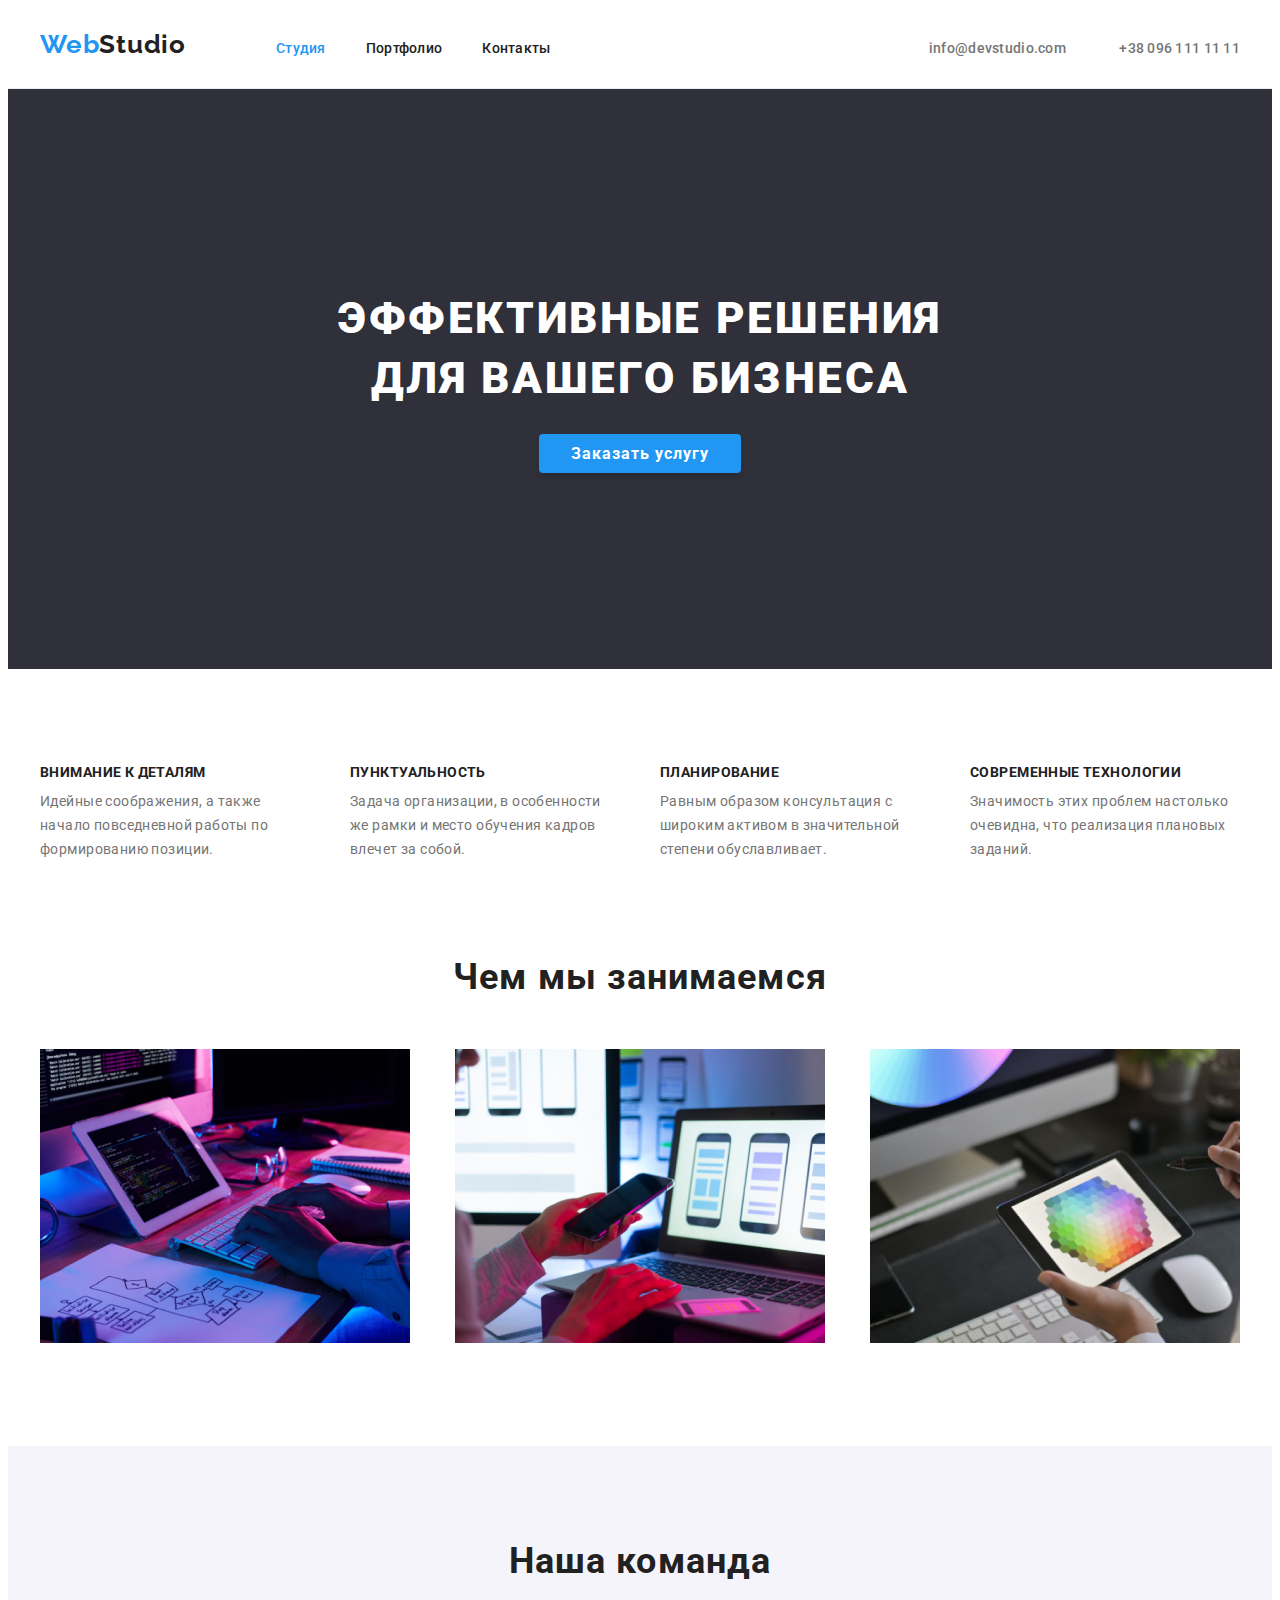
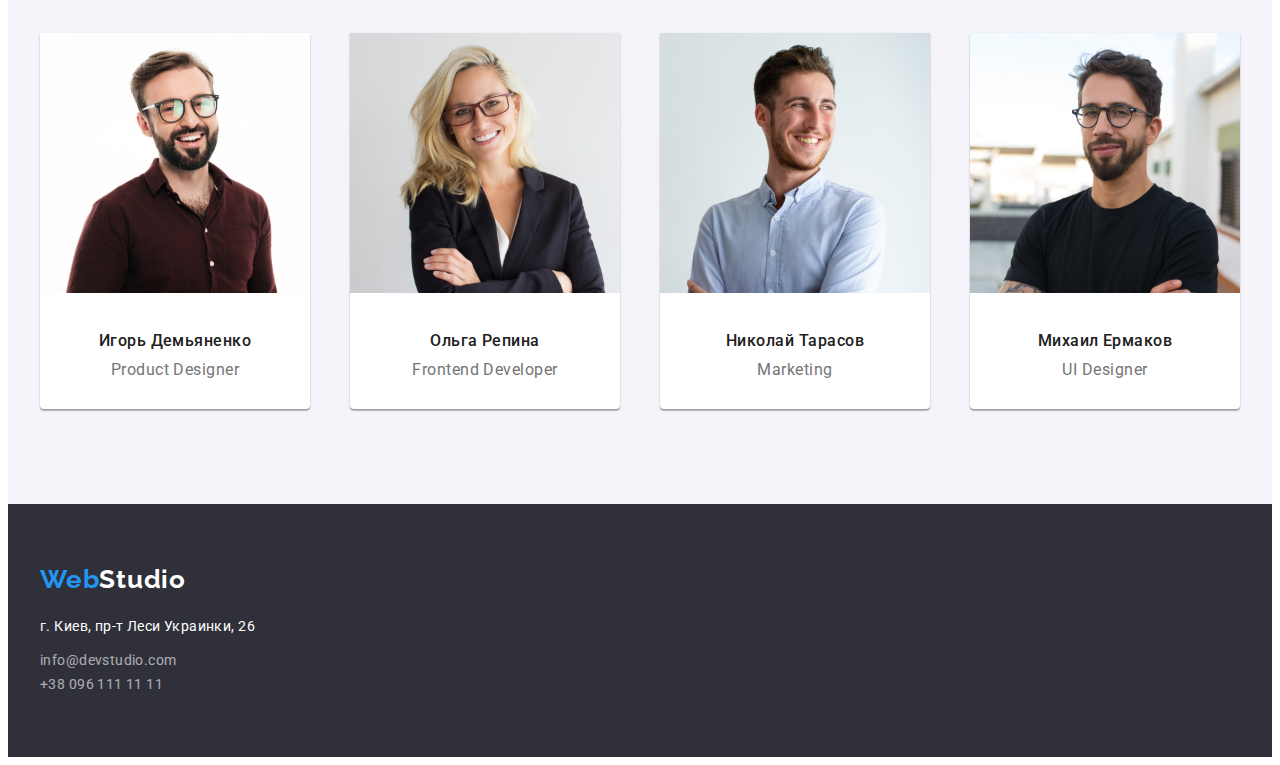
<file: index.html>
<!DOCTYPE html>
<html lang="ru">

<head>
    <meta charset="UTF-8">
    <meta name="viewport" content="width=device-width, initial-scale=1.0">
    <title>Студия</title>
    <link
        href="https://fonts.googleapis.com/css2?family=Raleway:wght@700&family=Roboto:wght@400;500;700;900&display=swap"
        rel="stylesheet">
    <link rel="stylesheet" href="https://cdnjs.cloudflare.com/ajax/libs/modern-normalize/1.0.0/modern-normalize.min.css"
        integrity="sha512-ISS7cAi1PEhQ8jnbJpJZMd29NlhNj4AWYyLOSp2CE/CsHxTCu+r+t0D2yoJudVrd0/8fTVPUVDzY5Tvli75u/g=="
        crossorigin="anonymous" />
    <link rel="stylesheet" href="./css/styles.css">
</head>

<body>
    <!-- навигация+лого -->
    <header class="header">
        <div class="container">
            <nav class="main-nav">
                <a href="./index.html" class="logo"><span>Web</span>Studio</a>
                <ul class="site-nav list">
                    <li class="item"><a href="" class="site-nav current">Студия</a></li>
                    <li class="item"><a href="./portfolio.html" class="site-nav">Портфолио</a></li>
                    <li class="item"><a href="" class="site-nav">Контакты</a></li>
                </ul>
                <div class="header-mail-tel">
                    <a href="mailto:" class="item">info@devstudio.com</a>
                    <a href="tel:" class="item">+38 096 111 11 11</a>
                </div>
            </nav>
        </div>
    </header>
    <main>
        <!-- Герой -->
        <section class="hero">
            <div class="container">
                <h1 class="hero-title">Эффективные решения<br>для вашего бизнеса</h1>
                <a href="" class="button">Заказать услугу</a>
            </div>
        </section>
        <!-- Особенности -->
        <section class="section no-padding-bottom">
            <div class="container">
                <!-- <h2>Особенности</h2> -->
                <ul class="section-features list">
                    <li>
                        <h3 class="section-title-features">Внимание к деталям</h3>
                        <p class="selection-text">Идейные соображения, а также начало повседневной работы по
                            формированию
                            позиции.</p>
                    </li>
                    <li>
                        <h3 class="section-title-features">Пунктуальность</h3>
                        <p class="selection-text">Задача организации, в особенности же рамки и место обучения кадров
                            влечет
                            за собой.
                        </p>
                    </li>
                    <li>
                        <h3 class="section-title-features">Планирование</h3>
                        <p class="selection-text">Равным образом консультация с широким активом в значительной
                            степени
                            обуславливает.
                        </p>
                    </li>
                    <li>
                        <h3 class="section-title-features">Современные технологии</h3>
                        <p class="selection-text">Значимость этих проблем настолько очевидна, что реализация
                            плановых
                            заданий.</p>
                    </li>
                </ul>
            </div>
        </section>
        <!-- Чем мы занимаемся -->
        <section class="section center">
            <div class="container">
                <h2 class="section-title">Чем мы занимаемся</h2>
                <ul class="img-works list">
                    <li><img src="./img/img.png" alt="компьютер" width="370"></li>
                    <li><img src="./img/img1.png" alt="телефон" width="370"></li>
                    <li><img src="./img/img2.png" alt="планшет" width="370"></li>
                </ul>
            </div>
        </section>
        <!-- Наша команда -->
        <section class="section center team no-padding-bottom">
            <div class="container">
                <h2 class="section-title">Наша команда</h2>
                <ul class="section-names list">
                    <li class="sectin-names-shadow">
                        <img src="./img/1.jpg" alt="Игорь" width="270">
                        <div class="section-title-name-position">
                            <h3 class="section-title-names">Игорь Демьяненко</h3>
                            <p class="section-title-position">Product Designer</p>
                        </div>
                    </li>
                    <li class="sectin-names-shadow">
                        <img src="./img/2.jpg" alt="Ольга" width="270">
                        <div class="section-title-name-position">
                            <h3 class="section-title-names">Ольга Репина</h3>
                            <p class="section-title-position">Frontend Developer</p>
                        </div>
                    </li>
                    <li class="sectin-names-shadow">
                        <img src="./img/3.jpg" alt="Николай" width="270">
                        <div class="section-title-name-position">
                            <h3 class="section-title-names">Николай Тарасов</h3>
                            <p class="section-title-position">Marketing</p>
                        </div>
                    </li>
                    <li class="sectin-names-shadow">
                        <img src="./img/4.jpg" alt="Михаил" width="270">
                        <div class="section-title-name-position">
                            <h3 class="section-title-names">Михаил Ермаков</h3>
                            <p class="section-title-position">UI Designer</p>
                        </div>
                    </li>
                </ul>
            </div>
        </section>
    </main>
    <!-- Подвал -->
    <footer class="footer">
        <div class="container">
            <a href="./index.html" class="logo-footer"><span>Web</span>Studio</a>
            <ul class="footer-contacts list">
                <li class="footer-address">г. Киев, пр-т Леси Украинки, 26</li>
                <li class="footer-address-mail-tel"><a href="mailto:">info@devstudio.com</a></li>
                <li class="footer-address-mail-tel"><a href="tel:">+38 096 111 11 11</a></li>
            </ul>
        </div>
    </footer>
</body>

</html>
</file>
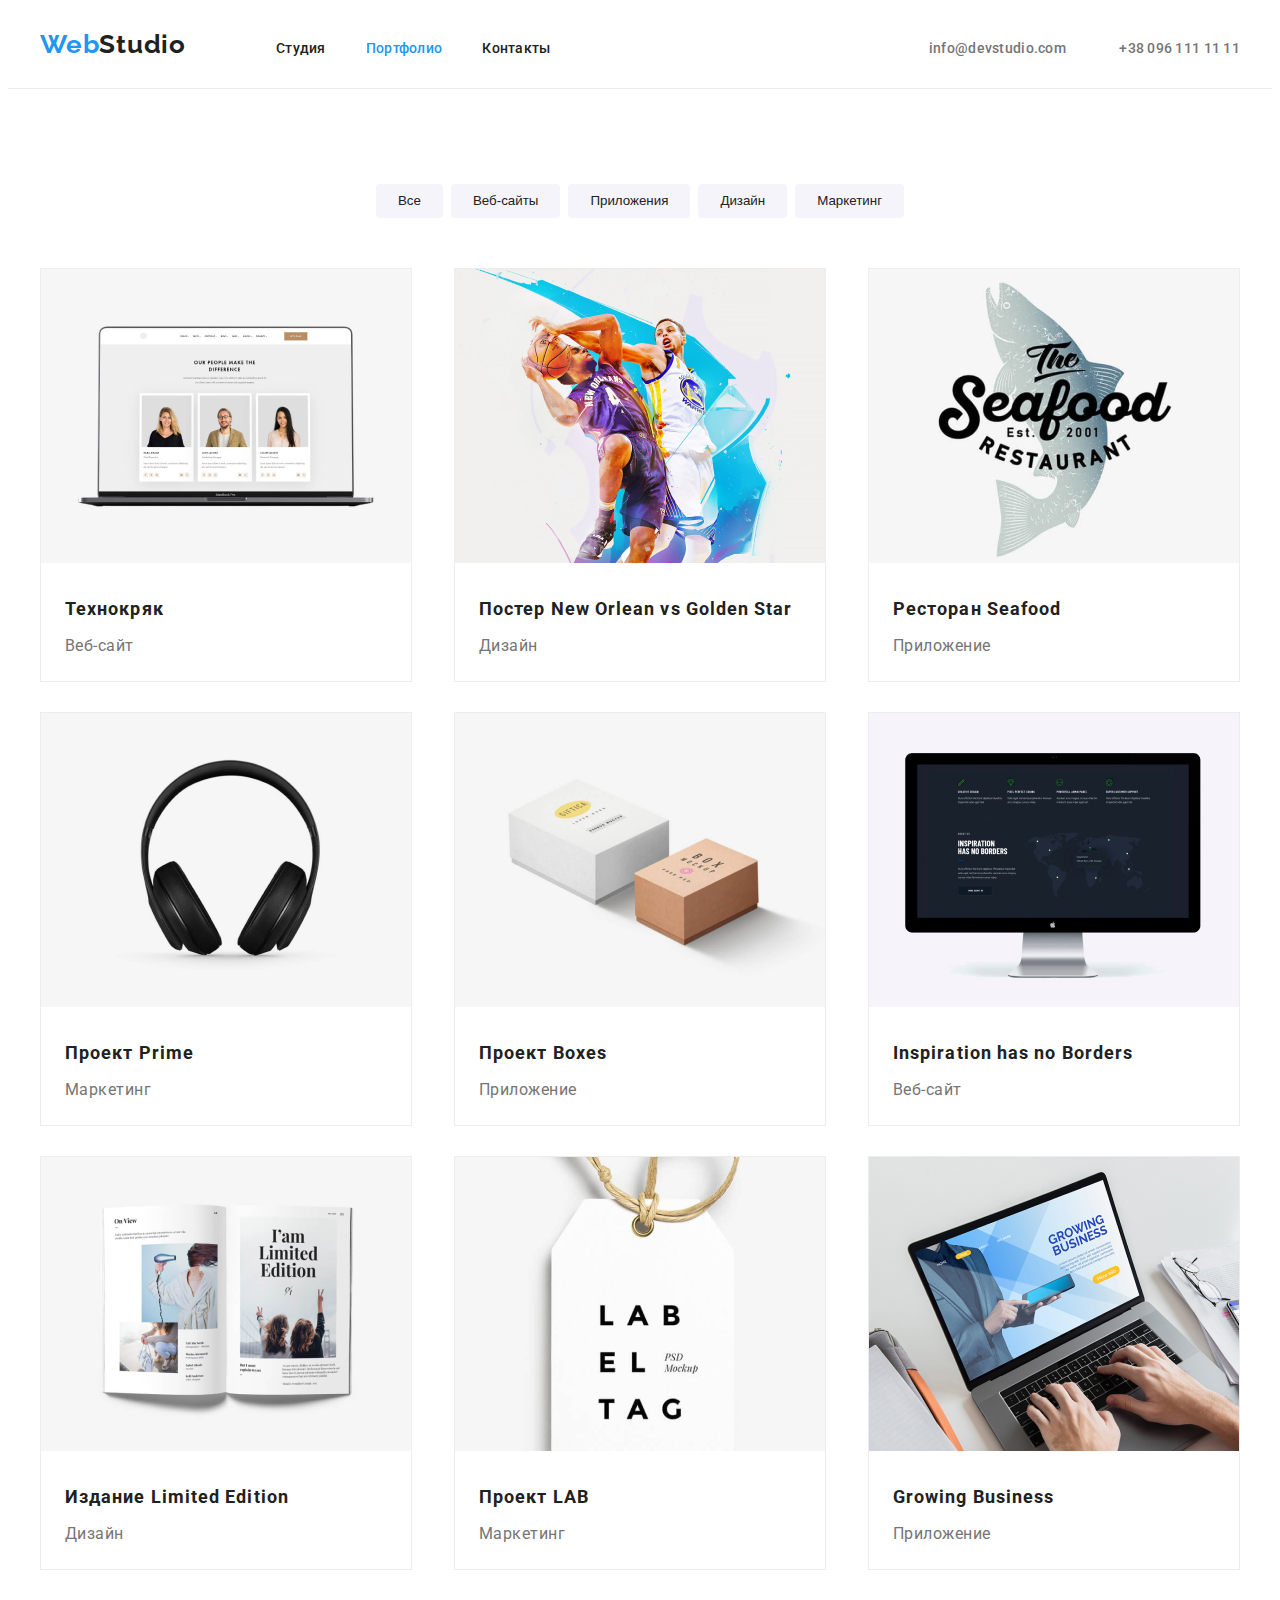
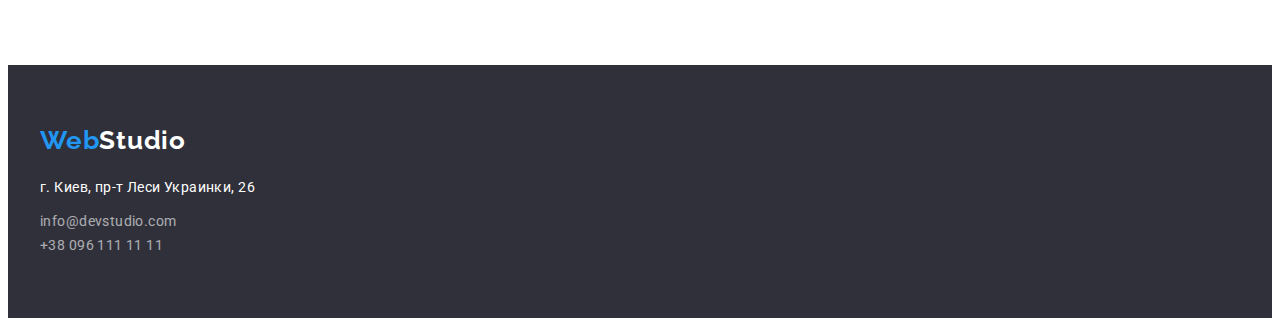
<file: portfolio.html>
<!DOCTYPE html>
<html lang="ru">

<head>
    <meta charset="UTF-8">
    <meta name="viewport" content="width=device-width, initial-scale=1.0">
    <title>Портфолио</title>
    <link
        href="https://fonts.googleapis.com/css2?family=Raleway:wght@700&family=Roboto:wght@400;500;700;900&display=swap"
        rel="stylesheet">
    <link rel="stylesheet" href="https://cdnjs.cloudflare.com/ajax/libs/modern-normalize/1.0.0/modern-normalize.min.css"
        integrity="sha512-ISS7cAi1PEhQ8jnbJpJZMd29NlhNj4AWYyLOSp2CE/CsHxTCu+r+t0D2yoJudVrd0/8fTVPUVDzY5Tvli75u/g=="
        crossorigin="anonymous" />
    <link rel="stylesheet" href="./css/styles.css">
</head>

<body>
    <!-- навигация+лого -->
    <header class="header">
        <div class="container">
            <nav class="main-nav">
                <a href="./index.html" class="logo"><span>Web</span>Studio</a>
                <ul class="site-nav list">
                    <li class="item"><a href="./index.html" class="site-nav">Студия</a></li>
                    <li class=" item"><a href="./portfolio.html" class="site-nav current">Портфолио</a></li>
                    <li class="item"><a href="" class="site-nav">Контакты</a></li>
                </ul>
                <div class="header-mail-tel">
                    <a href="mailto:" class="item">info@devstudio.com</a>
                    <a href="tel:" class="item">+38 096 111 11 11</a>
                </div>

            </nav>
        </div>
    </header>
    <!-- Портфолио  -->
    <main>
        <section class="section no-margin-bottom">
            <div class="container">
                <ul class="button-portfolio">
                    <li class="item"><button class="button-portfolio-item">Все</button></li>
                    <li class="item"><button class="button-portfolio-item"> Веб-сайты</button></li>
                    <li class="item"><button class="button-portfolio-item">Приложения</button></li>
                    <li class="item"><button class="button-portfolio-item">Дизайн</button></li>
                    <li class="item"><button class="button-portfolio-item">Маркетинг</button></li>
                </ul>
                <ul class="portfolio-works list">
                    <li class="outline">
                        <img src="./img/img3.jpg" alt="Технокряк" width="370">
                        <div class="portfolio-title-text">
                            <h2 class="portfolio-works-title">Технокряк</h2>
                            <p class="portfolio-works-text">Веб-сайт</p>
                        </div>
                    </li>
                    <li class="outline">
                        <img src="./img/img4.jpg" alt="Постер" width="370">
                        <div class="portfolio-title-text">
                            <h2 class="portfolio-works-title">Постер New Orlean vs Golden Star</h2>
                            <p class="portfolio-works-text">Дизайн</p>
                        </div>
                    </li>
                    <li class="outline">
                        <img src="./img/img5.jpg" alt="Ресторан" width="370">
                        <div class="portfolio-title-text">
                            <h2 class="portfolio-works-title">Ресторан Seafood</h2>
                            <p class="portfolio-works-text">Приложение</p>
                        </div>
                    </li>
                    <li class="outline">
                        <img src="./img/img6.jpg" alt="Проект" width="370">
                        <div class="portfolio-title-text">
                            <h2 class="portfolio-works-title">Проект Prime</h2>
                            <p class="portfolio-works-text">Маркетинг</p>
                        </div>
                    </li>
                    <li class="outline">
                        <img src="./img/img7.jpg" alt="Проект Boxes" width="370">
                        <div class="portfolio-title-text">
                            <h2 class="portfolio-works-title">Проект Boxes</h2>
                            <p class="portfolio-works-text">Приложение</p>
                        </div>
                    </li>
                    <li class="outline">
                        <img src="./img/img8.jpg" alt="Inspiration" width="370">
                        <div class="portfolio-title-text">
                            <h2 class="portfolio-works-title">Inspiration has no Borders</h2>
                            <p class="portfolio-works-text">Веб-сайт</p>
                        </div>
                    </li>
                    <li class="outline">
                        <img src="./img/img9.jpg" alt="Издание" width="370">
                        <div class="portfolio-title-text">
                            <h2 class="portfolio-works-title">Издание Limited Edition</h2>
                            <p class="portfolio-works-text">Дизайн</p>
                        </div>
                    </li>
                    <li class="outline">
                        <img src="./img/img10.jpg" alt="Проект LAB" width="370">
                        <div class="portfolio-title-text">
                            <h2 class="portfolio-works-title">Проект LAB</h2>
                            <p class="portfolio-works-text">Маркетинг</p>
                        </div>
                    </li>
                    <li class="outline">
                        <img src="./img/img11.jpg" alt="Михаил" width="370">
                        <div class="portfolio-title-text">
                            <h2 class="portfolio-works-title">Growing Business</h2>
                            <p class="portfolio-works-text">Приложение</p>
                        </div>
                    </li>
                </ul>
            </div>
        </section>
    </main>
    <!-- Подвал -->
    <footer class="footer">
        <div class="container">
            <a href="./index.html" class="logo-footer"><span>Web</span>Studio</a>
            <ul class="footer-contacts list">
                <li class="footer-address">г. Киев, пр-т Леси Украинки, 26</li>
                <li class="footer-address-mail-tel"><a href="mailto:">info@devstudio.com</a></li>
                <li class="footer-address-mail-tel"><a href="tel:">+38 096 111 11 11</a></li>
            </ul>
        </div>
    </footer>

</body>

</html>
</file>
<file: css/styles.css>
:root {
  --primary-text-color: #212121;
  --title-text-color: #757575;
  --accent-color: #2196f3;
  --white-color: #ffffff;
  --background: #2f303a;
  --button-bgr: #f5f4fa;
  --bacground-secondary: #f5f4fa;
}

body {
  background: #ffffff;
  color: #212121;
  font-family: Roboto, sans-serif;
}

/* Цвет основного текста #212121; */
/* вторичный текст текста  #757575 */
/* белый #FFFFFF */
/* акцент #2196F3 */
/* вторичный цвет фона #E5E5E5 */
h1,
h2,
h3,
h4,
p {
  margin: 0;
}
.logo,
.logo-footer {
  color: var(--primary-text-color);
  font-family: Raleway;
  font-weight: 700;
  font-size: 26px;
  line-height: 1.192;
  letter-spacing: 0.03em;
  text-decoration: none;
}
.logo span {
  color: var(--accent-color);
}
.container {
  width: 1200px;
  padding-left: 15px;
  padding-right: 15px;
  margin-left: auto;
  margin-right: auto;
}

/* header */

.header {
  font-size: 14px;
  line-height: 1.142;
  letter-spacing: 0.02em;
  padding-top: 7px;
  padding-bottom: 7px;
  border-bottom: 1px solid #ececec;
}
.main-nav {
  display: flex;
  align-items: baseline;
}
.site-nav {
  display: flex;
  padding-top: 25px;
  padding-bottom: 25px;
}
.site-nav a {
  color: var(--primary-text-color);
  text-decoration: none;
  font-weight: 500;
  margin: 0;
}
.site-nav .item + .item {
  margin-left: 40px;
}
.site-nav .item {
  list-style: none;
  display: block;
  margin-left: 90px;
}
.site-nav :hover,
.site-nav :focus {
  color: var(--accent-color);
}
.site-nav.current {
  color: var(--accent-color);
}
.header-mail-tel a {
  color: var(--title-text-color);
  font-weight: 500;
  font-size: 14px;
  line-height: 1.142;
  letter-spacing: 0.02em;
  text-decoration: none;
}
.header-mail-tel .item + .item {
  padding-left: 50px;
}
.header-mail-tel :hover,
.header-mail-tel :focus {
  color: var(--accent-color);
}
.header-mail-tel {
  margin-left: auto;
}

/* Герой */
.hero {
  background: var(--background);
  text-align: center;
  margin: 0;
  padding-bottom: 200px;
  padding-top: 200px;
}
.hero-title {
  margin: 0;
  font-weight: 900;
  font-size: 44px;
  line-height: 1.363;
  letter-spacing: 0.06em;
  text-transform: uppercase;
  color: var(--white-color);
  padding-bottom: 30px;
}
/* Button */
.button {
  min-width: 200px;
  color: var(--white-color);
  background: var(--accent-color);
  border-radius: 4px;
  padding: 10px 32px;
  font-weight: bold;
  font-size: 16px;
  line-height: 1.875;
  text-decoration: none;
  letter-spacing: 0.06em;
  box-shadow: 0px 4px 4px rgba(0, 0, 0, 0.15);
}
.button-portfolio {
  display: inline-block;
  list-style: none;
  font-size: 16px;
  line-height: 1.625;
  letter-spacing: 0.03em;
  padding-bottom: 50px;
  margin: 0;
  padding-left: 0;
}
.button-portfolio-item {
  background: var(--button-bgr);
  border-radius: 4px;
  color: var(--primary-text-color);
  padding: 6px 22px;
  border: none;
  line-height: 1.625;
  text-align: center;
  font-weight: 500;
}
.button-portfolio-item:hover,
.button-portfolio-item:focus {
  min-width: 70px;
  border-radius: 4px;
  color: var(--white-color);
  background-color: var(--accent-color);
  text-align: center;
  border: none;
  box-shadow: 0px 4px 4px rgba(0, 0, 0, 0.15);
  cursor: pointer;
}
.button-portfolio {
  display: flex;
  justify-content: center;
}
.button-portfolio .item + .item {
  margin-left: 8px;
}
/* Особенности */
section {
  color: var(--title-text-color);
  font-size: 14px;
  line-height: 1.714;
  letter-spacing: 0.03em;
  padding-top: 95px;
  padding-bottom: 95px;
}
.section-features {
  display: flex;
  justify-content: space-between;
}
.section-title-features {
  /* width: 270px; */
  color: var(--primary-text-color);
  font-weight: 700;
  font-size: 14px;
  line-height: 1.142;
  text-transform: uppercase;
  padding-bottom: 10px;
  margin-top: 0;
}
.selection-text {
  width: 270px;
  padding-top: 0;
  /* padding-bottom: 10px; */
}
.section li {
  list-style: none;
}
.list {
  padding: 0;
  margin: 0;
}
/* Чем мы занимаемся */
.section-title {
  font-weight: 700;
  font-size: 36px;
  line-height: 1.166;
  text-align: center;
  letter-spacing: 0.03em;
  color: var(--primary-text-color);
  margin-top: 0;
  padding-bottom: 50px;
}
.img-works {
  display: flex;
  justify-content: space-between;
}
.center {
  text-align: center;
}
/* наша команда */
.team {
  background-color: var(--bacground-secondary);
  margin-bottom: 0;
  padding-top: 95px;
}
.section-names {
  display: flex;
  justify-content: space-between;
  padding-bottom: 95px;
}
.section-title-names,
.section-title-position {
  color: var(--primary-text-color);
  font-weight: 500;
  font-size: 16px;
  line-height: 1.187;
  letter-spacing: 0.03em;
}
.section-title-name-position {
  padding: 30px 0;
}
.section-title-position {
  color: var(--title-text-color);
  font-weight: normal;
  padding-top: 10px;
}
.sectin-names-shadow {
  background: var(--white-color);
  box-shadow: 0px 1px 3px rgba(0, 0, 0, 0.12), 0px 1px 1px rgba(0, 0, 0, 0.14),
    0px 2px 1px rgba(0, 0, 0, 0.2);
  border-radius: 0px 0px 4px 4px;
}
/* подвал */
.footer {
  background: var(--background);
  padding-top: 60px;
  padding-bottom: 60px;
}
.logo-footer {
  color: var(--white-color);
}
.footer-contacts {
  font-size: 14px;
  line-height: 1.714;
  letter-spacing: 0.03em;
  list-style: none;
  padding-top: 20px;
}
.footer-address,
.footer-address-mail-tel a {
  text-decoration: none;
  color: var(--white-color);
  padding-bottom: 10px;
}
.footer-address-mail-tel a {
  color: var(--white-color);
  opacity: 60%;
  padding-bottom: 10px;
}
.footer-address-mail-tel a:hover {
  color: var(--accent-color);
  opacity: 100%;
}
.logo-footer span {
  color: var(--accent-color);
}
/* Портфолио */
.portfolio-works {
  display: flex;
  flex-wrap: wrap;
  justify-content: space-between;
  list-style: none;
}
.portfolio-title-text {
  padding: 20px 24px;
}
.portfolio-works-title {
  color: var(--primary-text-color);
  font-weight: 700;
  font-size: 18px;
  line-height: 2;
  letter-spacing: 0.06em;
  margin: 0;
}
.portfolio-works-text {
  color: var(--title-text-color);
  font-size: 16px;
  line-height: 1.875;
  letter-spacing: 0.03em;
  margin: 0;
  padding-top: 4px;
}
.outline {
  border: 1px solid #ececec;
  margin-bottom: 30px;
}
.no-margin-bottom {
  padding-bottom: 65px;
}
.no-padding-bottom {
  padding-bottom: 0;
}
</file>
